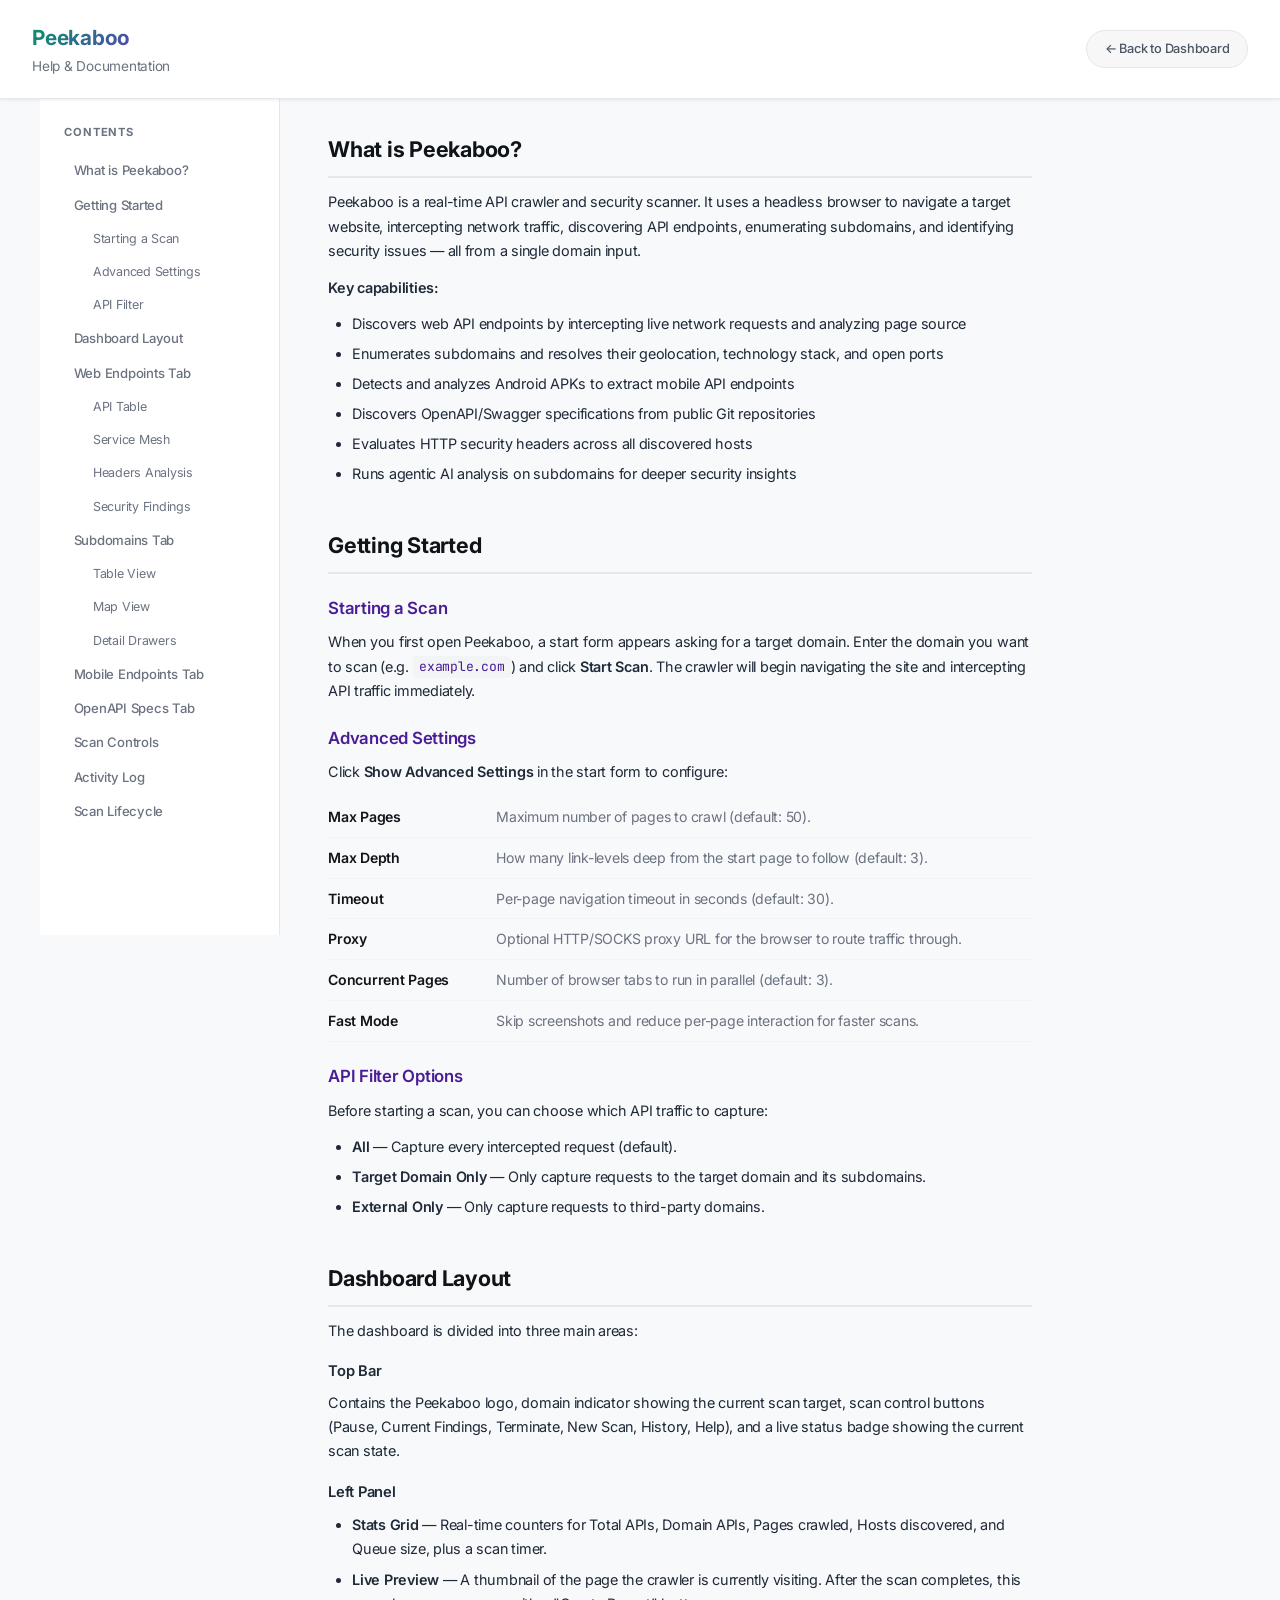
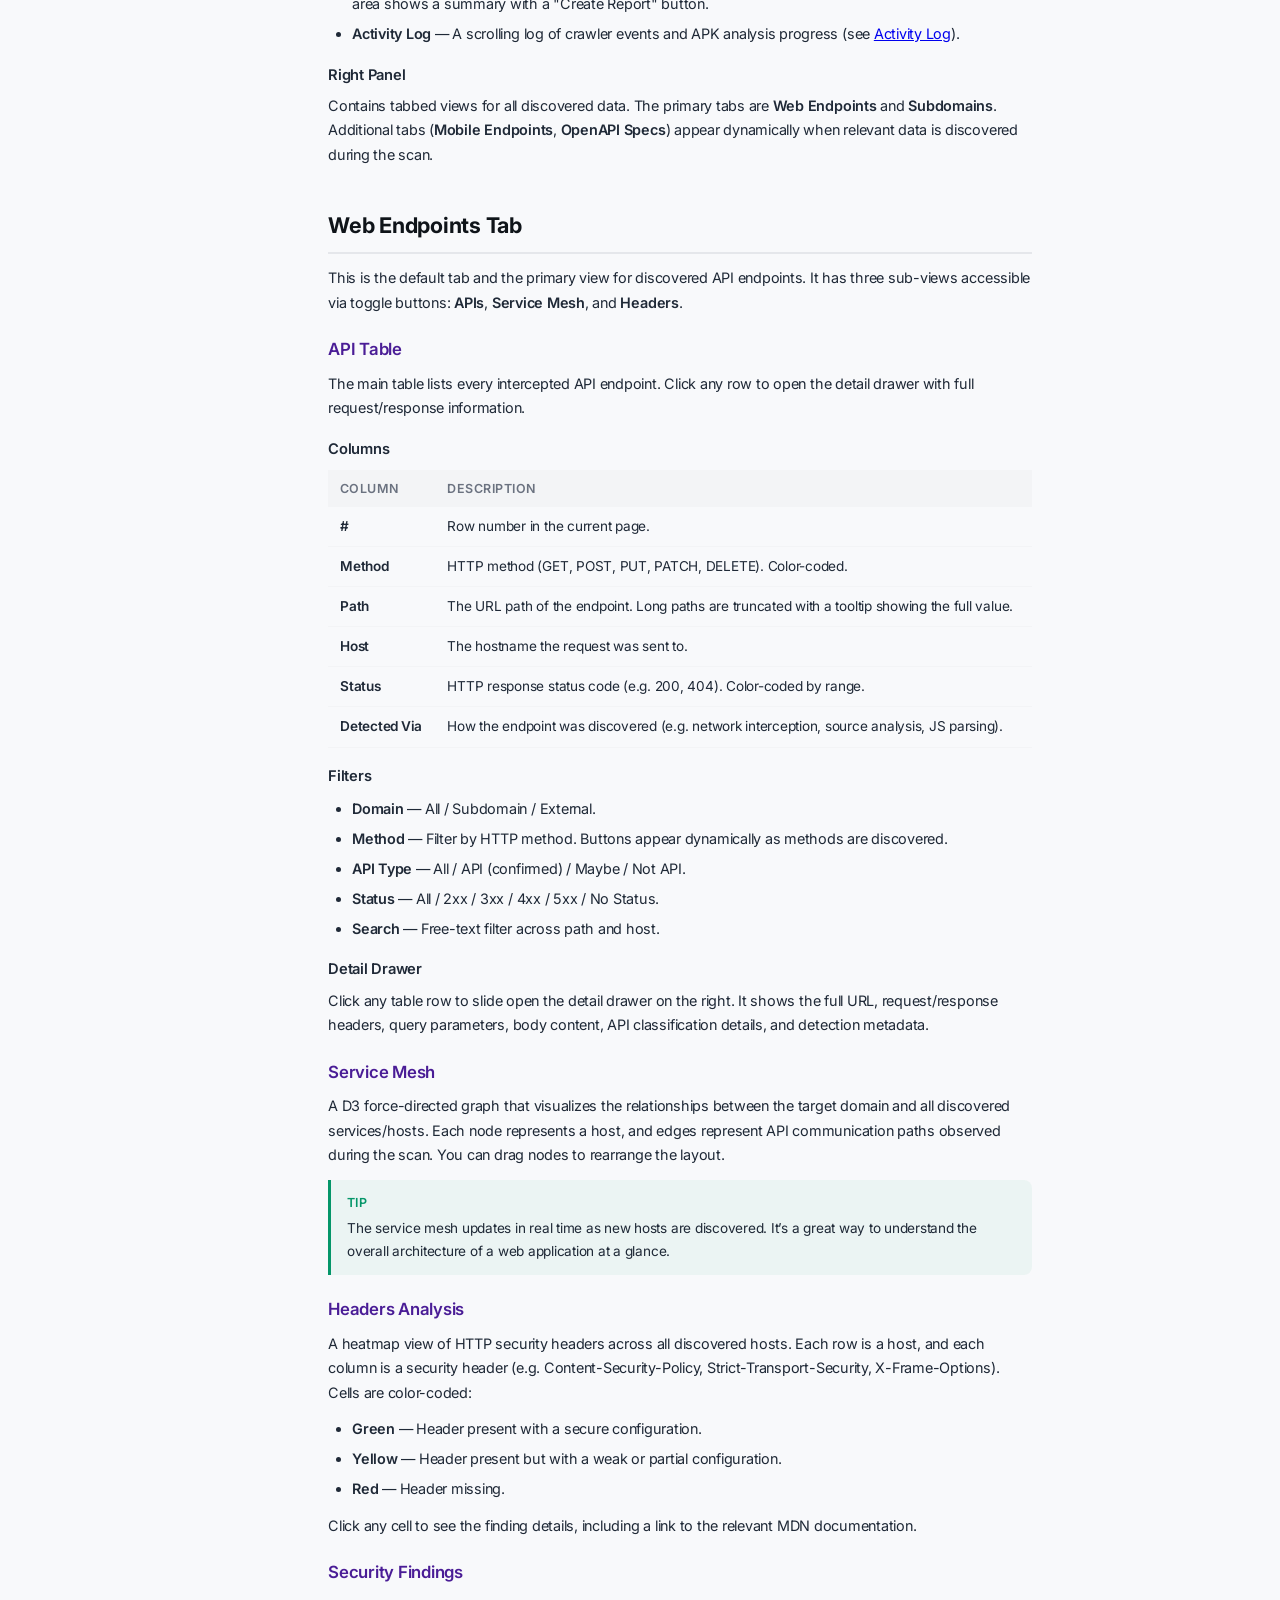
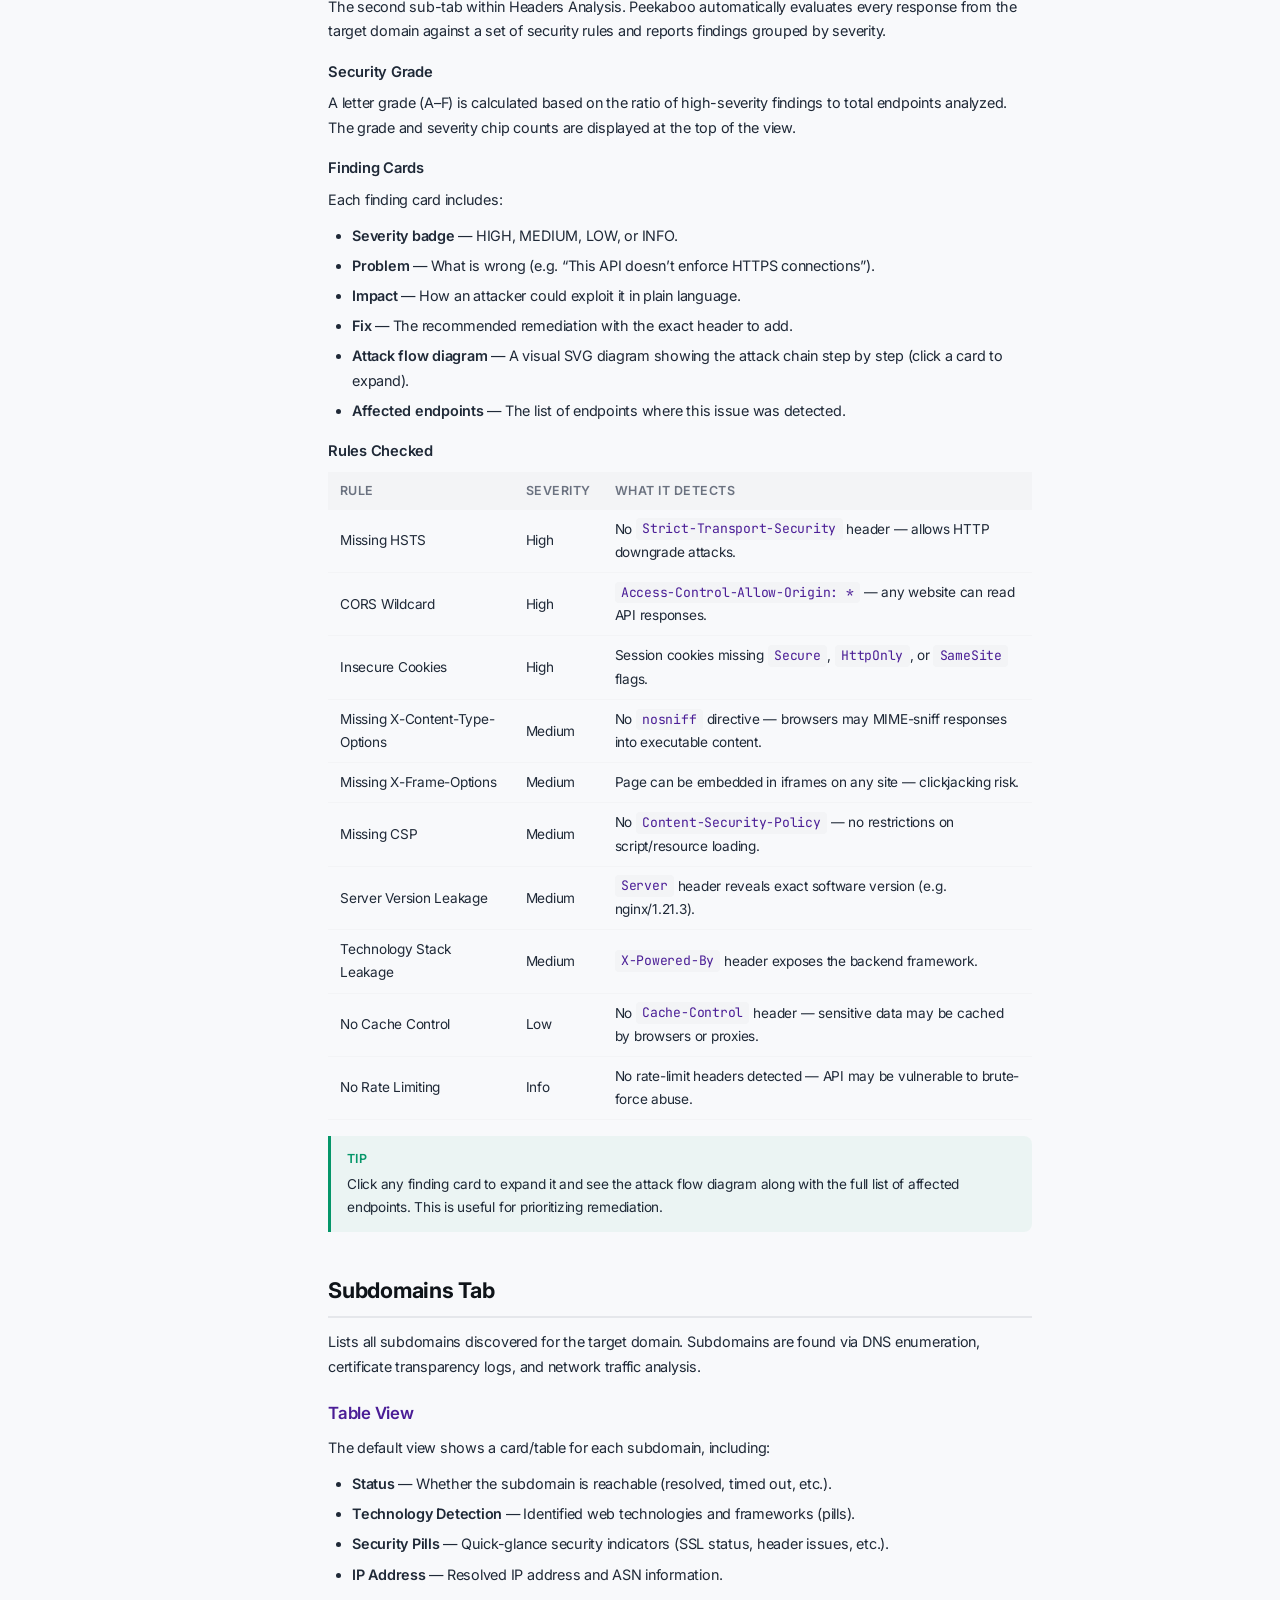
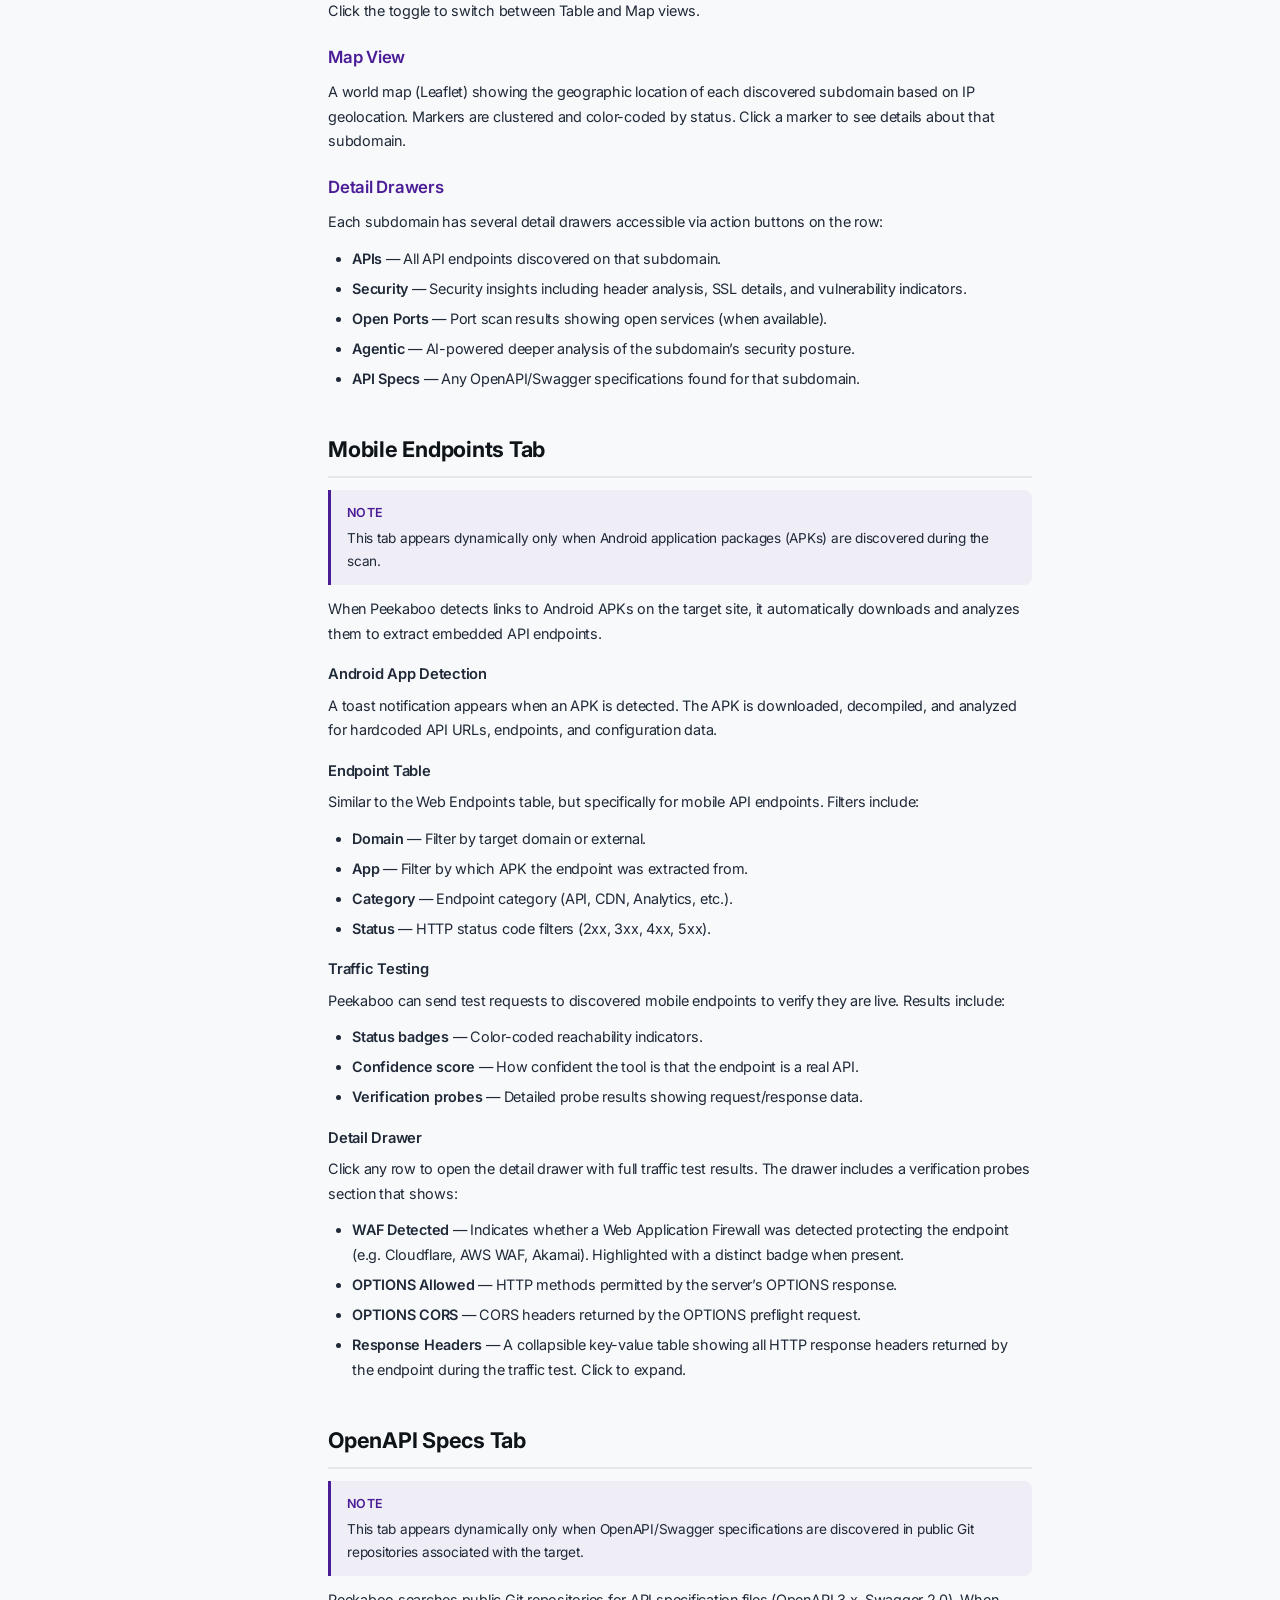
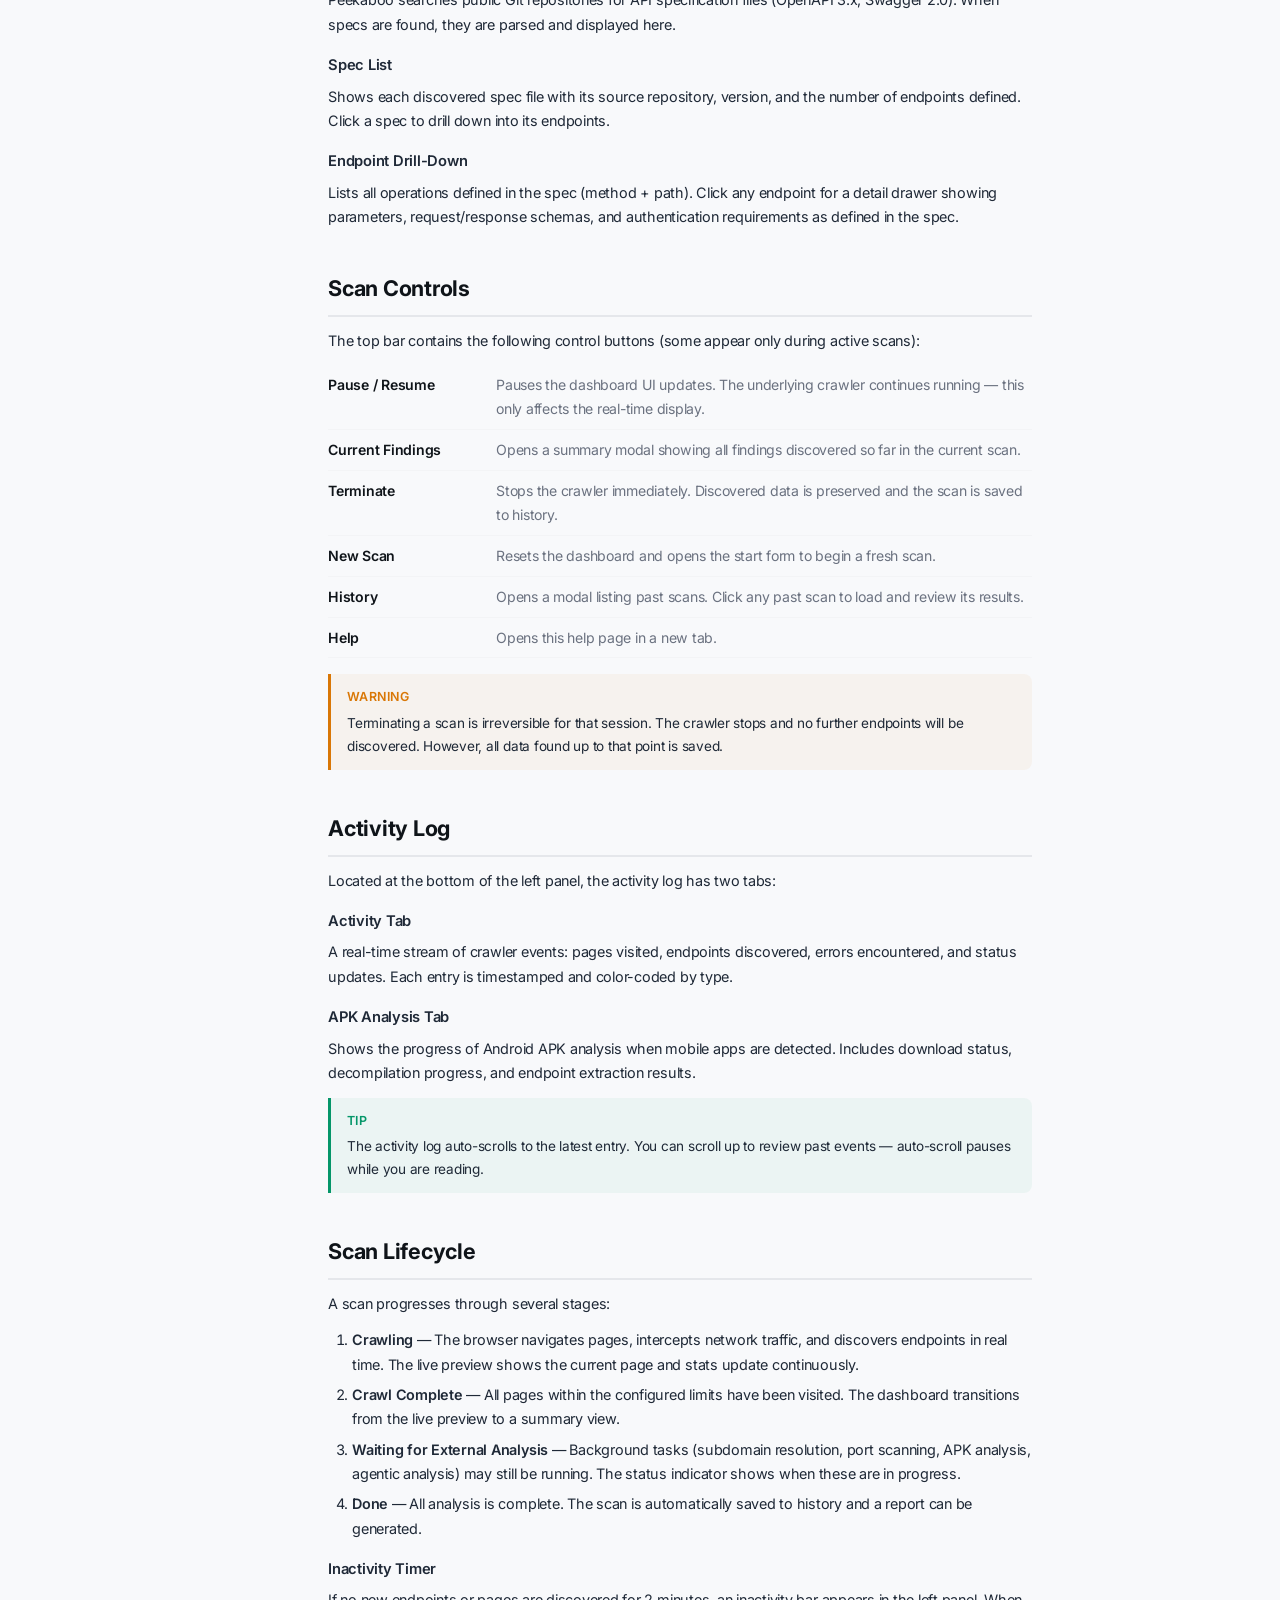
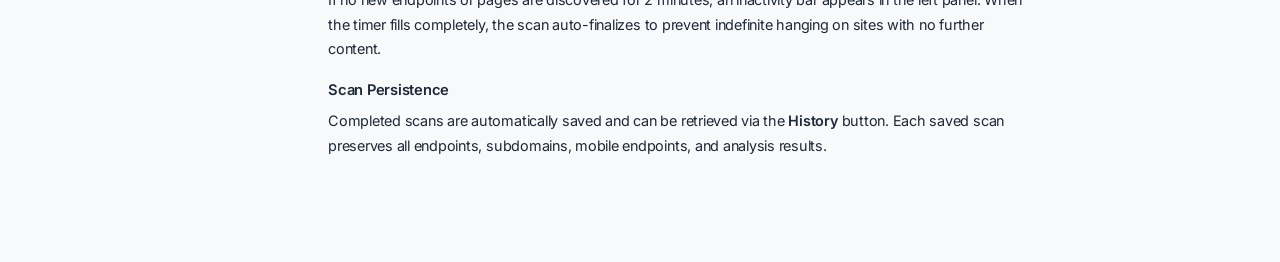
<file: visual_crawler/static/help.html>
<!DOCTYPE html>
<html lang="en">
<head>
<meta charset="UTF-8">
<meta name="viewport" content="width=device-width, initial-scale=1.0">
<title>Peekaboo — Help &amp; Documentation</title>
<link href="https://fonts.googleapis.com/css2?family=Inter:wght@400;500;600;700;800&family=JetBrains+Mono:wght@400;600&display=swap" rel="stylesheet">
<style>
  :root {
    --purple: #4a1d96; --purple-light: #6b2fc7; --purple-dark: #2d1159;
    --navy: #0f1419; --navy-light: #1a1f2e;
    --green: #059669; --green-dark: #047857;
    --bg: #f8f9fb; --surface: #ffffff; --surface2: #f3f4f6;
    --border: #e5e7eb; --text: #1f2937; --text-muted: #6b7280;
    --accent: var(--purple); --accent2: var(--purple-light);
    --shadow: rgba(0, 0, 0, 0.08);
  }
  * { margin: 0; padding: 0; box-sizing: border-box; }
  html { scroll-behavior: smooth; }
  body {
    font-family: 'Inter', -apple-system, BlinkMacSystemFont, sans-serif;
    background: var(--bg); color: var(--text);
    letter-spacing: -0.015em; line-height: 1.7;
  }

  /* Header */
  .help-header {
    background: var(--surface); border-bottom: 1px solid var(--border);
    padding: 1.25rem 2rem; position: sticky; top: 0; z-index: 100;
    display: flex; align-items: center; justify-content: space-between;
    box-shadow: 0 1px 3px var(--shadow);
  }
  .help-header-left { display: flex; align-items: center; gap: 1rem; }
  .help-header h1 {
    font-size: 1.3rem; font-weight: 700;
    background: linear-gradient(135deg, var(--green), var(--purple-light));
    -webkit-background-clip: text; -webkit-text-fill-color: transparent;
  }
  .help-header .subtitle { color: var(--text-muted); font-size: 0.85rem; }
  .back-link {
    padding: 0.45rem 1.1rem; border-radius: 20px; border: 1px solid var(--border);
    background: rgba(0,0,0,0.03); color: #4b5563; cursor: pointer;
    font-size: 0.8rem; font-weight: 500; transition: all 0.15s;
    text-decoration: none; display: inline-flex; align-items: center; gap: 0.35rem;
  }
  .back-link:hover { background: rgba(0,0,0,0.08); color: var(--text); }

  /* Layout */
  .help-layout {
    display: grid; grid-template-columns: 240px 1fr;
    max-width: 1200px; margin: 0 auto; gap: 0;
  }

  /* Sidebar TOC */
  .help-sidebar {
    position: sticky; top: 64px; height: calc(100vh - 64px);
    overflow-y: auto; padding: 1.5rem 1rem 2rem 1.5rem;
    border-right: 1px solid var(--border); background: var(--surface);
  }
  .help-sidebar h3 {
    font-size: 0.7rem; font-weight: 700; text-transform: uppercase;
    letter-spacing: 0.08em; color: var(--text-muted); margin-bottom: 0.75rem;
  }
  .toc-list { list-style: none; }
  .toc-list li { margin-bottom: 0.15rem; }
  .toc-list a {
    display: block; padding: 0.3rem 0.6rem; border-radius: 6px;
    color: var(--text-muted); text-decoration: none; font-size: 0.82rem;
    font-weight: 500; transition: all 0.15s;
  }
  .toc-list a:hover { background: var(--surface2); color: var(--text); }
  .toc-list .toc-sub { padding-left: 1.2rem; }
  .toc-list .toc-sub a { font-size: 0.78rem; font-weight: 400; }

  /* Content */
  .help-content {
    padding: 2rem 3rem 4rem 3rem; max-width: 800px;
  }
  .help-content section { margin-bottom: 2.5rem; }
  .help-content h2 {
    font-size: 1.35rem; font-weight: 700; margin-bottom: 0.75rem;
    padding-bottom: 0.5rem; border-bottom: 2px solid var(--border);
    color: var(--navy);
  }
  .help-content h3 {
    font-size: 1.05rem; font-weight: 600; margin: 1.25rem 0 0.5rem;
    color: var(--purple);
  }
  .help-content h4 {
    font-size: 0.92rem; font-weight: 600; margin: 1rem 0 0.4rem;
    color: var(--text);
  }
  .help-content p { margin-bottom: 0.75rem; font-size: 0.9rem; }
  .help-content ul, .help-content ol {
    margin: 0.5rem 0 0.75rem 1.5rem; font-size: 0.9rem;
  }
  .help-content li { margin-bottom: 0.35rem; }
  .help-content code {
    font-family: 'JetBrains Mono', monospace; font-size: 0.82rem;
    background: var(--surface2); padding: 0.15rem 0.4rem; border-radius: 4px;
    color: var(--purple);
  }
  .help-content strong { font-weight: 600; }

  /* Callout boxes */
  .callout {
    border-left: 3px solid var(--green); background: rgba(5, 150, 105, 0.05);
    padding: 0.75rem 1rem; border-radius: 0 8px 8px 0;
    margin: 0.75rem 0; font-size: 0.85rem;
  }
  .callout.tip { border-left-color: var(--green); background: rgba(5, 150, 105, 0.05); }
  .callout.note { border-left-color: var(--purple); background: rgba(74, 29, 150, 0.05); }
  .callout.warning { border-left-color: #d97706; background: rgba(217, 119, 6, 0.05); }
  .callout-label {
    font-weight: 600; font-size: 0.78rem; text-transform: uppercase;
    letter-spacing: 0.04em; margin-bottom: 0.25rem;
  }
  .callout.tip .callout-label { color: var(--green); }
  .callout.note .callout-label { color: var(--purple); }
  .callout.warning .callout-label { color: #d97706; }

  /* Description list for settings */
  .setting-list { margin: 0.5rem 0 1rem; }
  .setting-item {
    display: grid; grid-template-columns: 160px 1fr; gap: 0.5rem;
    padding: 0.5rem 0; border-bottom: 1px solid var(--surface2);
    font-size: 0.88rem;
  }
  .setting-name { font-weight: 600; color: var(--navy); }
  .setting-desc { color: var(--text-muted); }

  /* Columns explained */
  .col-table {
    width: 100%; border-collapse: collapse; margin: 0.5rem 0 1rem;
    font-size: 0.85rem;
  }
  .col-table th {
    text-align: left; padding: 0.5rem 0.75rem; background: var(--surface2);
    font-weight: 600; font-size: 0.78rem; text-transform: uppercase;
    letter-spacing: 0.04em; color: var(--text-muted);
  }
  .col-table td {
    padding: 0.5rem 0.75rem; border-bottom: 1px solid var(--surface2);
  }

  /* Responsive */
  @media (max-width: 768px) {
    .help-layout { grid-template-columns: 1fr; }
    .help-sidebar {
      position: relative; top: 0; height: auto;
      border-right: none; border-bottom: 1px solid var(--border);
      padding: 1rem;
    }
    .help-content { padding: 1.5rem 1.25rem 3rem; }
    .setting-item { grid-template-columns: 1fr; }
    .help-header { padding: 1rem; }
  }
</style>
</head>
<body>

<!-- Header -->
<div class="help-header">
  <div class="help-header-left">
    <div>
      <h1>Peekaboo</h1>
      <div class="subtitle">Help &amp; Documentation</div>
    </div>
  </div>
  <a class="back-link" href="/">&#8592; Back to Dashboard</a>
</div>

<div class="help-layout">

<!-- Sidebar TOC -->
<nav class="help-sidebar">
  <h3>Contents</h3>
  <ul class="toc-list">
    <li><a href="#what-is-peekaboo">What is Peekaboo?</a></li>
    <li><a href="#getting-started">Getting Started</a></li>
    <li class="toc-sub"><a href="#starting-a-scan">Starting a Scan</a></li>
    <li class="toc-sub"><a href="#advanced-settings">Advanced Settings</a></li>
    <li class="toc-sub"><a href="#api-filter">API Filter</a></li>
    <li><a href="#dashboard-layout">Dashboard Layout</a></li>
    <li><a href="#web-endpoints">Web Endpoints Tab</a></li>
    <li class="toc-sub"><a href="#api-table">API Table</a></li>
    <li class="toc-sub"><a href="#service-mesh">Service Mesh</a></li>
    <li class="toc-sub"><a href="#headers-analysis">Headers Analysis</a></li>
    <li class="toc-sub"><a href="#security-findings">Security Findings</a></li>
    <li><a href="#subdomains">Subdomains Tab</a></li>
    <li class="toc-sub"><a href="#subdomain-table">Table View</a></li>
    <li class="toc-sub"><a href="#subdomain-map">Map View</a></li>
    <li class="toc-sub"><a href="#subdomain-drawers">Detail Drawers</a></li>
    <li><a href="#mobile-endpoints">Mobile Endpoints Tab</a></li>
    <li><a href="#openapi-specs">OpenAPI Specs Tab</a></li>
    <li><a href="#scan-controls">Scan Controls</a></li>
    <li><a href="#activity-log">Activity Log</a></li>
    <li><a href="#scan-lifecycle">Scan Lifecycle</a></li>
  </ul>
</nav>

<!-- Main content -->
<main class="help-content">

  <!-- 1. What is Peekaboo? -->
  <section id="what-is-peekaboo">
    <h2>What is Peekaboo?</h2>
    <p>
      Peekaboo is a real-time API crawler and security scanner. It uses a headless browser to
      navigate a target website, intercepting network traffic, discovering API endpoints,
      enumerating subdomains, and identifying security issues &mdash; all from a single domain input.
    </p>
    <p><strong>Key capabilities:</strong></p>
    <ul>
      <li>Discovers web API endpoints by intercepting live network requests and analyzing page source</li>
      <li>Enumerates subdomains and resolves their geolocation, technology stack, and open ports</li>
      <li>Detects and analyzes Android APKs to extract mobile API endpoints</li>
      <li>Discovers OpenAPI/Swagger specifications from public Git repositories</li>
      <li>Evaluates HTTP security headers across all discovered hosts</li>
      <li>Runs agentic AI analysis on subdomains for deeper security insights</li>
    </ul>
  </section>

  <!-- 2. Getting Started -->
  <section id="getting-started">
    <h2>Getting Started</h2>

    <h3 id="starting-a-scan">Starting a Scan</h3>
    <p>
      When you first open Peekaboo, a start form appears asking for a target domain.
      Enter the domain you want to scan (e.g. <code>example.com</code>) and click
      <strong>Start Scan</strong>. The crawler will begin navigating the site and
      intercepting API traffic immediately.
    </p>

    <h3 id="advanced-settings">Advanced Settings</h3>
    <p>Click <strong>Show Advanced Settings</strong> in the start form to configure:</p>
    <div class="setting-list">
      <div class="setting-item">
        <span class="setting-name">Max Pages</span>
        <span class="setting-desc">Maximum number of pages to crawl (default: 50).</span>
      </div>
      <div class="setting-item">
        <span class="setting-name">Max Depth</span>
        <span class="setting-desc">How many link-levels deep from the start page to follow (default: 3).</span>
      </div>
      <div class="setting-item">
        <span class="setting-name">Timeout</span>
        <span class="setting-desc">Per-page navigation timeout in seconds (default: 30).</span>
      </div>
      <div class="setting-item">
        <span class="setting-name">Proxy</span>
        <span class="setting-desc">Optional HTTP/SOCKS proxy URL for the browser to route traffic through.</span>
      </div>
      <div class="setting-item">
        <span class="setting-name">Concurrent Pages</span>
        <span class="setting-desc">Number of browser tabs to run in parallel (default: 3).</span>
      </div>
      <div class="setting-item">
        <span class="setting-name">Fast Mode</span>
        <span class="setting-desc">Skip screenshots and reduce per-page interaction for faster scans.</span>
      </div>
    </div>

    <h3 id="api-filter">API Filter Options</h3>
    <p>Before starting a scan, you can choose which API traffic to capture:</p>
    <ul>
      <li><strong>All</strong> &mdash; Capture every intercepted request (default).</li>
      <li><strong>Target Domain Only</strong> &mdash; Only capture requests to the target domain and its subdomains.</li>
      <li><strong>External Only</strong> &mdash; Only capture requests to third-party domains.</li>
    </ul>
  </section>

  <!-- 3. Dashboard Layout -->
  <section id="dashboard-layout">
    <h2>Dashboard Layout</h2>
    <p>The dashboard is divided into three main areas:</p>
    <h4>Top Bar</h4>
    <p>
      Contains the Peekaboo logo, domain indicator showing the current scan target,
      scan control buttons (Pause, Current Findings, Terminate, New Scan, History, Help),
      and a live status badge showing the current scan state.
    </p>
    <h4>Left Panel</h4>
    <ul>
      <li><strong>Stats Grid</strong> &mdash; Real-time counters for Total APIs, Domain APIs, Pages crawled, Hosts discovered, and Queue size, plus a scan timer.</li>
      <li><strong>Live Preview</strong> &mdash; A thumbnail of the page the crawler is currently visiting. After the scan completes, this area shows a summary with a "Create Report" button.</li>
      <li><strong>Activity Log</strong> &mdash; A scrolling log of crawler events and APK analysis progress (see <a href="#activity-log">Activity Log</a>).</li>
    </ul>
    <h4>Right Panel</h4>
    <p>
      Contains tabbed views for all discovered data. The primary tabs are
      <strong>Web Endpoints</strong> and <strong>Subdomains</strong>. Additional tabs
      (<strong>Mobile Endpoints</strong>, <strong>OpenAPI Specs</strong>) appear dynamically
      when relevant data is discovered during the scan.
    </p>
  </section>

  <!-- 4. Web Endpoints Tab -->
  <section id="web-endpoints">
    <h2>Web Endpoints Tab</h2>
    <p>
      This is the default tab and the primary view for discovered API endpoints. It has
      three sub-views accessible via toggle buttons: <strong>APIs</strong>,
      <strong>Service Mesh</strong>, and <strong>Headers</strong>.
    </p>

    <h3 id="api-table">API Table</h3>
    <p>
      The main table lists every intercepted API endpoint. Click any row to open the
      detail drawer with full request/response information.
    </p>
    <h4>Columns</h4>
    <table class="col-table">
      <thead><tr><th>Column</th><th>Description</th></tr></thead>
      <tbody>
        <tr><td><strong>#</strong></td><td>Row number in the current page.</td></tr>
        <tr><td><strong>Method</strong></td><td>HTTP method (GET, POST, PUT, PATCH, DELETE). Color-coded.</td></tr>
        <tr><td><strong>Path</strong></td><td>The URL path of the endpoint. Long paths are truncated with a tooltip showing the full value.</td></tr>
        <tr><td><strong>Host</strong></td><td>The hostname the request was sent to.</td></tr>
        <tr><td><strong>Status</strong></td><td>HTTP response status code (e.g. 200, 404). Color-coded by range.</td></tr>
        <tr><td><strong>Detected Via</strong></td><td>How the endpoint was discovered (e.g. network interception, source analysis, JS parsing).</td></tr>
      </tbody>
    </table>
    <h4>Filters</h4>
    <ul>
      <li><strong>Domain</strong> &mdash; All / Subdomain / External.</li>
      <li><strong>Method</strong> &mdash; Filter by HTTP method. Buttons appear dynamically as methods are discovered.</li>
      <li><strong>API Type</strong> &mdash; All / API (confirmed) / Maybe / Not API.</li>
      <li><strong>Status</strong> &mdash; All / 2xx / 3xx / 4xx / 5xx / No Status.</li>
      <li><strong>Search</strong> &mdash; Free-text filter across path and host.</li>
    </ul>
    <h4>Detail Drawer</h4>
    <p>
      Click any table row to slide open the detail drawer on the right. It shows the
      full URL, request/response headers, query parameters, body content, API classification
      details, and detection metadata.
    </p>

    <h3 id="service-mesh">Service Mesh</h3>
    <p>
      A D3 force-directed graph that visualizes the relationships between the target domain
      and all discovered services/hosts. Each node represents a host, and edges represent
      API communication paths observed during the scan. You can drag nodes to rearrange the layout.
    </p>
    <div class="callout tip">
      <div class="callout-label">Tip</div>
      The service mesh updates in real time as new hosts are discovered. It&rsquo;s a great
      way to understand the overall architecture of a web application at a glance.
    </div>

    <h3 id="headers-analysis">Headers Analysis</h3>
    <p>
      A heatmap view of HTTP security headers across all discovered hosts. Each row is a host,
      and each column is a security header (e.g. Content-Security-Policy, Strict-Transport-Security,
      X-Frame-Options). Cells are color-coded:
    </p>
    <ul>
      <li><strong>Green</strong> &mdash; Header present with a secure configuration.</li>
      <li><strong>Yellow</strong> &mdash; Header present but with a weak or partial configuration.</li>
      <li><strong>Red</strong> &mdash; Header missing.</li>
    </ul>
    <p>Click any cell to see the finding details, including a link to the relevant MDN documentation.</p>

    <h3 id="security-findings">Security Findings</h3>
    <p>
      The second sub-tab within Headers Analysis. Peekaboo automatically evaluates every
      response from the target domain against a set of security rules and reports findings
      grouped by severity.
    </p>
    <h4>Security Grade</h4>
    <p>
      A letter grade (A&ndash;F) is calculated based on the ratio of high-severity findings
      to total endpoints analyzed. The grade and severity chip counts are displayed at the top
      of the view.
    </p>
    <h4>Finding Cards</h4>
    <p>Each finding card includes:</p>
    <ul>
      <li><strong>Severity badge</strong> &mdash; HIGH, MEDIUM, LOW, or INFO.</li>
      <li><strong>Problem</strong> &mdash; What is wrong (e.g. &ldquo;This API doesn&rsquo;t enforce HTTPS connections&rdquo;).</li>
      <li><strong>Impact</strong> &mdash; How an attacker could exploit it in plain language.</li>
      <li><strong>Fix</strong> &mdash; The recommended remediation with the exact header to add.</li>
      <li><strong>Attack flow diagram</strong> &mdash; A visual SVG diagram showing the attack chain step by step (click a card to expand).</li>
      <li><strong>Affected endpoints</strong> &mdash; The list of endpoints where this issue was detected.</li>
    </ul>
    <h4>Rules Checked</h4>
    <table class="col-table">
      <thead><tr><th>Rule</th><th>Severity</th><th>What it detects</th></tr></thead>
      <tbody>
        <tr><td>Missing HSTS</td><td>High</td><td>No <code>Strict-Transport-Security</code> header &mdash; allows HTTP downgrade attacks.</td></tr>
        <tr><td>CORS Wildcard</td><td>High</td><td><code>Access-Control-Allow-Origin: *</code> &mdash; any website can read API responses.</td></tr>
        <tr><td>Insecure Cookies</td><td>High</td><td>Session cookies missing <code>Secure</code>, <code>HttpOnly</code>, or <code>SameSite</code> flags.</td></tr>
        <tr><td>Missing X-Content-Type-Options</td><td>Medium</td><td>No <code>nosniff</code> directive &mdash; browsers may MIME-sniff responses into executable content.</td></tr>
        <tr><td>Missing X-Frame-Options</td><td>Medium</td><td>Page can be embedded in iframes on any site &mdash; clickjacking risk.</td></tr>
        <tr><td>Missing CSP</td><td>Medium</td><td>No <code>Content-Security-Policy</code> &mdash; no restrictions on script/resource loading.</td></tr>
        <tr><td>Server Version Leakage</td><td>Medium</td><td><code>Server</code> header reveals exact software version (e.g. nginx/1.21.3).</td></tr>
        <tr><td>Technology Stack Leakage</td><td>Medium</td><td><code>X-Powered-By</code> header exposes the backend framework.</td></tr>
        <tr><td>No Cache Control</td><td>Low</td><td>No <code>Cache-Control</code> header &mdash; sensitive data may be cached by browsers or proxies.</td></tr>
        <tr><td>No Rate Limiting</td><td>Info</td><td>No rate-limit headers detected &mdash; API may be vulnerable to brute-force abuse.</td></tr>
      </tbody>
    </table>
    <div class="callout tip">
      <div class="callout-label">Tip</div>
      Click any finding card to expand it and see the attack flow diagram along with
      the full list of affected endpoints. This is useful for prioritizing remediation.
    </div>
  </section>

  <!-- 5. Subdomains Tab -->
  <section id="subdomains">
    <h2>Subdomains Tab</h2>
    <p>
      Lists all subdomains discovered for the target domain. Subdomains are found via
      DNS enumeration, certificate transparency logs, and network traffic analysis.
    </p>

    <h3 id="subdomain-table">Table View</h3>
    <p>
      The default view shows a card/table for each subdomain, including:
    </p>
    <ul>
      <li><strong>Status</strong> &mdash; Whether the subdomain is reachable (resolved, timed out, etc.).</li>
      <li><strong>Technology Detection</strong> &mdash; Identified web technologies and frameworks (pills).</li>
      <li><strong>Security Pills</strong> &mdash; Quick-glance security indicators (SSL status, header issues, etc.).</li>
      <li><strong>IP Address</strong> &mdash; Resolved IP address and ASN information.</li>
    </ul>
    <p>Click the toggle to switch between Table and Map views.</p>

    <h3 id="subdomain-map">Map View</h3>
    <p>
      A world map (Leaflet) showing the geographic location of each discovered subdomain
      based on IP geolocation. Markers are clustered and color-coded by status. Click a
      marker to see details about that subdomain.
    </p>

    <h3 id="subdomain-drawers">Detail Drawers</h3>
    <p>
      Each subdomain has several detail drawers accessible via action buttons on the row:
    </p>
    <ul>
      <li><strong>APIs</strong> &mdash; All API endpoints discovered on that subdomain.</li>
      <li><strong>Security</strong> &mdash; Security insights including header analysis, SSL details, and vulnerability indicators.</li>
      <li><strong>Open Ports</strong> &mdash; Port scan results showing open services (when available).</li>
      <li><strong>Agentic</strong> &mdash; AI-powered deeper analysis of the subdomain&rsquo;s security posture.</li>
      <li><strong>API Specs</strong> &mdash; Any OpenAPI/Swagger specifications found for that subdomain.</li>
    </ul>
  </section>

  <!-- 6. Mobile Endpoints Tab -->
  <section id="mobile-endpoints">
    <h2>Mobile Endpoints Tab</h2>
    <div class="callout note">
      <div class="callout-label">Note</div>
      This tab appears dynamically only when Android application packages (APKs) are
      discovered during the scan.
    </div>
    <p>
      When Peekaboo detects links to Android APKs on the target site, it automatically
      downloads and analyzes them to extract embedded API endpoints.
    </p>
    <h4>Android App Detection</h4>
    <p>
      A toast notification appears when an APK is detected. The APK is downloaded, decompiled,
      and analyzed for hardcoded API URLs, endpoints, and configuration data.
    </p>
    <h4>Endpoint Table</h4>
    <p>
      Similar to the Web Endpoints table, but specifically for mobile API endpoints. Filters include:
    </p>
    <ul>
      <li><strong>Domain</strong> &mdash; Filter by target domain or external.</li>
      <li><strong>App</strong> &mdash; Filter by which APK the endpoint was extracted from.</li>
      <li><strong>Category</strong> &mdash; Endpoint category (API, CDN, Analytics, etc.).</li>
      <li><strong>Status</strong> &mdash; HTTP status code filters (2xx, 3xx, 4xx, 5xx).</li>
    </ul>
    <h4>Traffic Testing</h4>
    <p>
      Peekaboo can send test requests to discovered mobile endpoints to verify they are live.
      Results include:
    </p>
    <ul>
      <li><strong>Status badges</strong> &mdash; Color-coded reachability indicators.</li>
      <li><strong>Confidence score</strong> &mdash; How confident the tool is that the endpoint is a real API.</li>
      <li><strong>Verification probes</strong> &mdash; Detailed probe results showing request/response data.</li>
    </ul>
    <h4>Detail Drawer</h4>
    <p>
      Click any row to open the detail drawer with full traffic test results. The drawer
      includes a verification probes section that shows:
    </p>
    <ul>
      <li><strong>WAF Detected</strong> &mdash; Indicates whether a Web Application Firewall was detected
        protecting the endpoint (e.g. Cloudflare, AWS WAF, Akamai). Highlighted with a
        distinct badge when present.</li>
      <li><strong>OPTIONS Allowed</strong> &mdash; HTTP methods permitted by the server&rsquo;s OPTIONS response.</li>
      <li><strong>OPTIONS CORS</strong> &mdash; CORS headers returned by the OPTIONS preflight request.</li>
      <li><strong>Response Headers</strong> &mdash; A collapsible key-value table showing all HTTP response
        headers returned by the endpoint during the traffic test. Click to expand.</li>
    </ul>
  </section>

  <!-- 7. OpenAPI Specs Tab -->
  <section id="openapi-specs">
    <h2>OpenAPI Specs Tab</h2>
    <div class="callout note">
      <div class="callout-label">Note</div>
      This tab appears dynamically only when OpenAPI/Swagger specifications are discovered
      in public Git repositories associated with the target.
    </div>
    <p>
      Peekaboo searches public Git repositories for API specification files
      (OpenAPI 3.x, Swagger 2.0). When specs are found, they are parsed and displayed here.
    </p>
    <h4>Spec List</h4>
    <p>
      Shows each discovered spec file with its source repository, version, and the number
      of endpoints defined. Click a spec to drill down into its endpoints.
    </p>
    <h4>Endpoint Drill-Down</h4>
    <p>
      Lists all operations defined in the spec (method + path). Click any endpoint for
      a detail drawer showing parameters, request/response schemas, and authentication
      requirements as defined in the spec.
    </p>
  </section>

  <!-- 8. Scan Controls -->
  <section id="scan-controls">
    <h2>Scan Controls</h2>
    <p>The top bar contains the following control buttons (some appear only during active scans):</p>
    <div class="setting-list">
      <div class="setting-item">
        <span class="setting-name">Pause / Resume</span>
        <span class="setting-desc">Pauses the dashboard UI updates. The underlying crawler continues running &mdash; this only affects the real-time display.</span>
      </div>
      <div class="setting-item">
        <span class="setting-name">Current Findings</span>
        <span class="setting-desc">Opens a summary modal showing all findings discovered so far in the current scan.</span>
      </div>
      <div class="setting-item">
        <span class="setting-name">Terminate</span>
        <span class="setting-desc">Stops the crawler immediately. Discovered data is preserved and the scan is saved to history.</span>
      </div>
      <div class="setting-item">
        <span class="setting-name">New Scan</span>
        <span class="setting-desc">Resets the dashboard and opens the start form to begin a fresh scan.</span>
      </div>
      <div class="setting-item">
        <span class="setting-name">History</span>
        <span class="setting-desc">Opens a modal listing past scans. Click any past scan to load and review its results.</span>
      </div>
      <div class="setting-item">
        <span class="setting-name">Help</span>
        <span class="setting-desc">Opens this help page in a new tab.</span>
      </div>
    </div>
    <div class="callout warning">
      <div class="callout-label">Warning</div>
      Terminating a scan is irreversible for that session. The crawler stops and no further
      endpoints will be discovered. However, all data found up to that point is saved.
    </div>
  </section>

  <!-- 9. Activity Log -->
  <section id="activity-log">
    <h2>Activity Log</h2>
    <p>
      Located at the bottom of the left panel, the activity log has two tabs:
    </p>
    <h4>Activity Tab</h4>
    <p>
      A real-time stream of crawler events: pages visited, endpoints discovered, errors
      encountered, and status updates. Each entry is timestamped and color-coded by type.
    </p>
    <h4>APK Analysis Tab</h4>
    <p>
      Shows the progress of Android APK analysis when mobile apps are detected. Includes
      download status, decompilation progress, and endpoint extraction results.
    </p>
    <div class="callout tip">
      <div class="callout-label">Tip</div>
      The activity log auto-scrolls to the latest entry. You can scroll up to review
      past events &mdash; auto-scroll pauses while you are reading.
    </div>
  </section>

  <!-- 10. Scan Lifecycle -->
  <section id="scan-lifecycle">
    <h2>Scan Lifecycle</h2>
    <p>A scan progresses through several stages:</p>
    <ol>
      <li>
        <strong>Crawling</strong> &mdash; The browser navigates pages, intercepts network
        traffic, and discovers endpoints in real time. The live preview shows the current
        page and stats update continuously.
      </li>
      <li>
        <strong>Crawl Complete</strong> &mdash; All pages within the configured limits have
        been visited. The dashboard transitions from the live preview to a summary view.
      </li>
      <li>
        <strong>Waiting for External Analysis</strong> &mdash; Background tasks (subdomain
        resolution, port scanning, APK analysis, agentic analysis) may still be running.
        The status indicator shows when these are in progress.
      </li>
      <li>
        <strong>Done</strong> &mdash; All analysis is complete. The scan is automatically
        saved to history and a report can be generated.
      </li>
    </ol>
    <h4>Inactivity Timer</h4>
    <p>
      If no new endpoints or pages are discovered for 2 minutes, an inactivity bar appears
      in the left panel. When the timer fills completely, the scan auto-finalizes to prevent
      indefinite hanging on sites with no further content.
    </p>
    <h4>Scan Persistence</h4>
    <p>
      Completed scans are automatically saved and can be retrieved via the
      <strong>History</strong> button. Each saved scan preserves all endpoints, subdomains,
      mobile endpoints, and analysis results.
    </p>
  </section>

</main>
</div>

</body>
</html>
</file>
